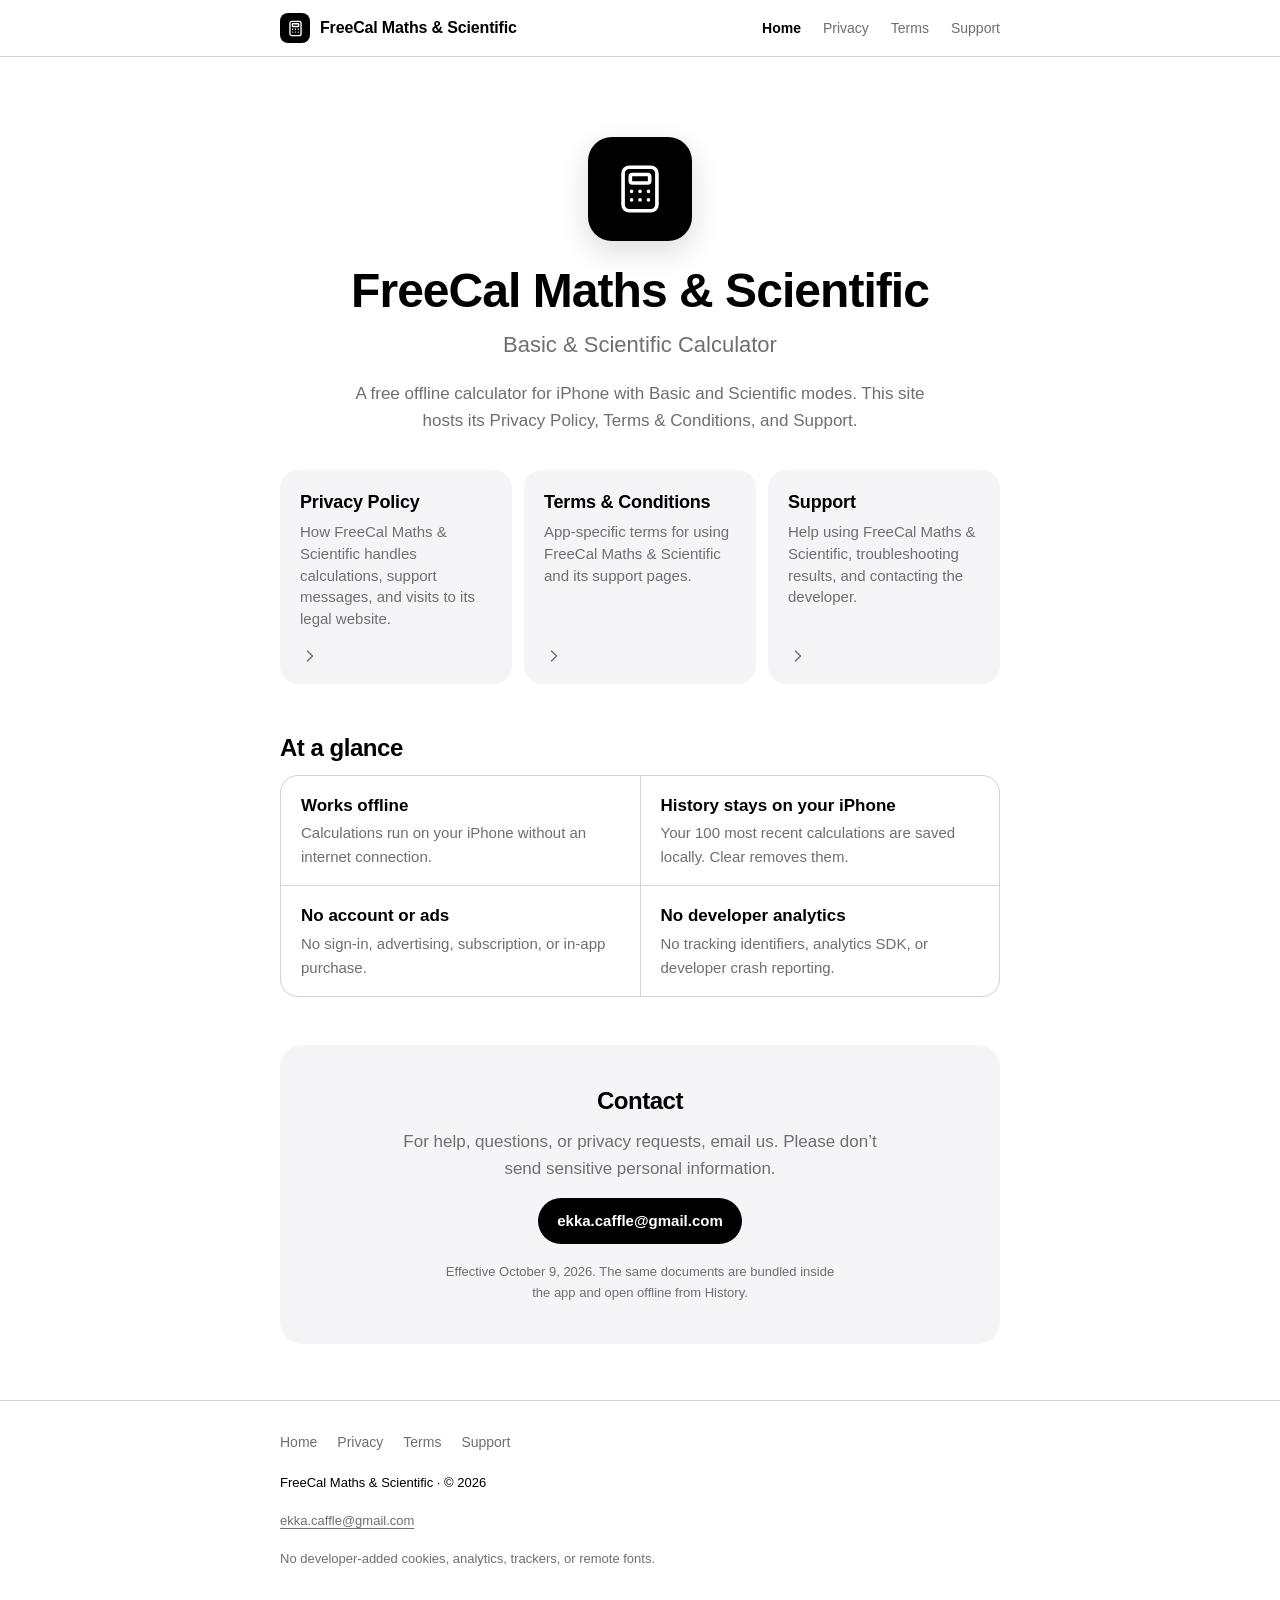
<file: index.html>
<!doctype html>
<html lang="en">
<head>
<meta charset="utf-8">
<meta name="viewport" content="width=device-width, initial-scale=1, viewport-fit=cover">
<meta name="color-scheme" content="light dark">
<meta name="theme-color" content="#ffffff" media="(prefers-color-scheme: light)">
<meta name="theme-color" content="#000000" media="(prefers-color-scheme: dark)">
<meta name="referrer" content="no-referrer">
<meta http-equiv="Content-Security-Policy" content="default-src 'self'; style-src 'self'; script-src 'none'; img-src 'self' data:; object-src 'none'; base-uri 'self'; form-action 'none'">
<meta name="description" content="Privacy Policy, Terms &amp; Conditions, and Support for FreeCal Maths &amp; Scientific, an offline basic and scientific calculator for iPhone.">
<title>Support &amp; Legal · FreeCal Maths &amp; Scientific</title>
<link rel="icon" href="data:image/svg+xml,%3Csvg xmlns='http://www.w3.org/2000/svg' viewBox='0 0 64 64'%3E%3Crect width='64' height='64' rx='14' fill='%23000'/%3E%3Cpath d='M20 22h10M25 17v10M36 22h10M21 39l8 8M29 39l-8 8M36 41h10M36 46h10' stroke='%23fff' stroke-width='3.5' stroke-linecap='round'/%3E%3C/svg%3E">
<link rel="stylesheet" href="styles.css">
</head>
<body>
<a class="skip" href="#main">Skip to content</a>
<header class="site-header"><div class="wrap bar"><a class="brand" href="index.html"><span class="brand-icon"><svg viewBox="0 0 24 24" aria-hidden="true" focusable="false"><rect x="5" y="3" width="14" height="18" rx="2.5"/><rect x="8" y="6" width="8" height="3.5" rx=".8"/><path d="M8.5 13h.01M12 13h.01M15.5 13h.01M8.5 16.5h.01M12 16.5h.01M15.5 16.5h.01"/></svg></span><span>FreeCal Maths &amp; Scientific</span></a><nav class="site-nav" aria-label="Site"><a href="index.html" aria-current="page">Home</a><a href="privacy.html">Privacy</a><a href="terms.html">Terms</a><a href="support.html">Support</a></nav></div></header>
<main id="main" class="wrap home" tabindex="-1"><section class="hero" aria-labelledby="app-title"><div class="app-icon"><svg viewBox="0 0 24 24" aria-hidden="true" focusable="false"><rect x="5" y="3" width="14" height="18" rx="2.5"/><rect x="8" y="6" width="8" height="3.5" rx=".8"/><path d="M8.5 13h.01M12 13h.01M15.5 13h.01M8.5 16.5h.01M12 16.5h.01M15.5 16.5h.01"/></svg></div><h1 id="app-title">FreeCal Maths &amp; Scientific</h1><p class="subtitle">Basic &amp; Scientific Calculator</p><p class="lead">A free offline calculator for iPhone with Basic and Scientific modes. This site hosts its Privacy Policy, Terms &amp; Conditions, and Support.</p></section><nav class="cards" aria-label="Legal and support pages"><a class="card" href="privacy.html"><span><strong>Privacy Policy</strong><span>How FreeCal Maths &amp; Scientific handles calculations, support messages, and visits to its legal website.</span></span><svg class="chevron" viewBox="0 0 24 24" aria-hidden="true" focusable="false"><path d="m9 6 6 6-6 6"/></svg></a><a class="card" href="terms.html"><span><strong>Terms &amp; Conditions</strong><span>App-specific terms for using FreeCal Maths &amp; Scientific and its support pages.</span></span><svg class="chevron" viewBox="0 0 24 24" aria-hidden="true" focusable="false"><path d="m9 6 6 6-6 6"/></svg></a><a class="card" href="support.html"><span><strong>Support</strong><span>Help using FreeCal Maths &amp; Scientific, troubleshooting results, and contacting the developer.</span></span><svg class="chevron" viewBox="0 0 24 24" aria-hidden="true" focusable="false"><path d="m9 6 6 6-6 6"/></svg></a></nav><section aria-labelledby="glance"><h2 id="glance">At a glance</h2><ul class="facts"><li><strong>Works offline</strong><span>Calculations run on your iPhone without an internet connection.</span></li><li><strong>History stays on your iPhone</strong><span>Your 100 most recent calculations are saved locally. Clear removes them.</span></li><li><strong>No account or ads</strong><span>No sign-in, advertising, subscription, or in-app purchase.</span></li><li><strong>No developer analytics</strong><span>No tracking identifiers, analytics SDK, or developer crash reporting.</span></li></ul></section><section class="contact" aria-labelledby="contact"><h2 id="contact">Contact</h2><p>For help, questions, or privacy requests, email us. Please don’t send sensitive personal information.</p><a class="button primary" href="mailto:ekka.caffle@gmail.com?subject=FreeCal%20Maths%20%26%20Scientific%20support">ekka.caffle@gmail.com</a><p class="note">Effective October 9, 2026. The same documents are bundled inside the app and open offline from History.</p></section></main>
<footer class="site-footer"><div class="wrap"><nav class="foot-nav" aria-label="Footer"><a href="index.html" aria-current="page">Home</a><a href="privacy.html">Privacy</a><a href="terms.html">Terms</a><a href="support.html">Support</a></nav><p class="foot-name">FreeCal Maths &amp; Scientific · © 2026</p><p><a href="mailto:ekka.caffle@gmail.com?subject=FreeCal%20Maths%20%26%20Scientific%20support">ekka.caffle@gmail.com</a></p><p>No developer-added cookies, analytics, trackers, or remote fonts.</p></div></footer>
</body>
</html>
</file>
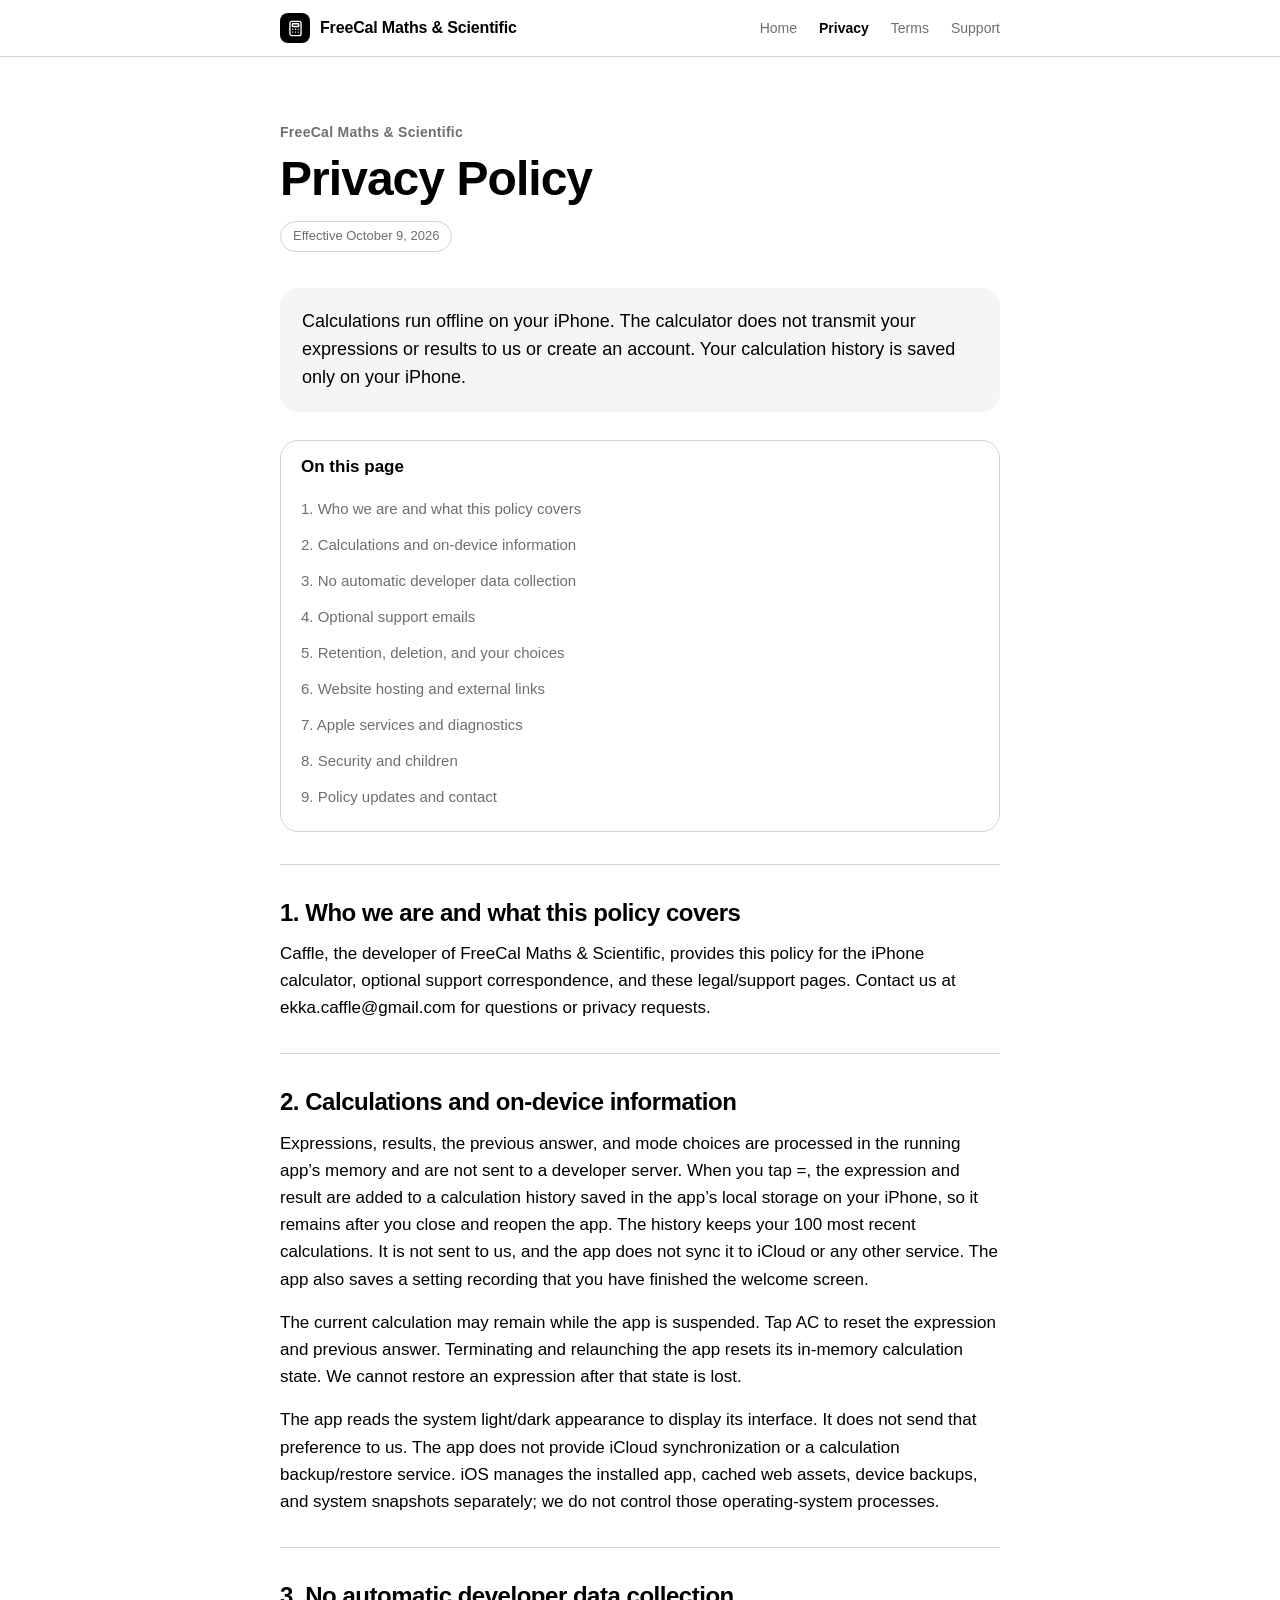
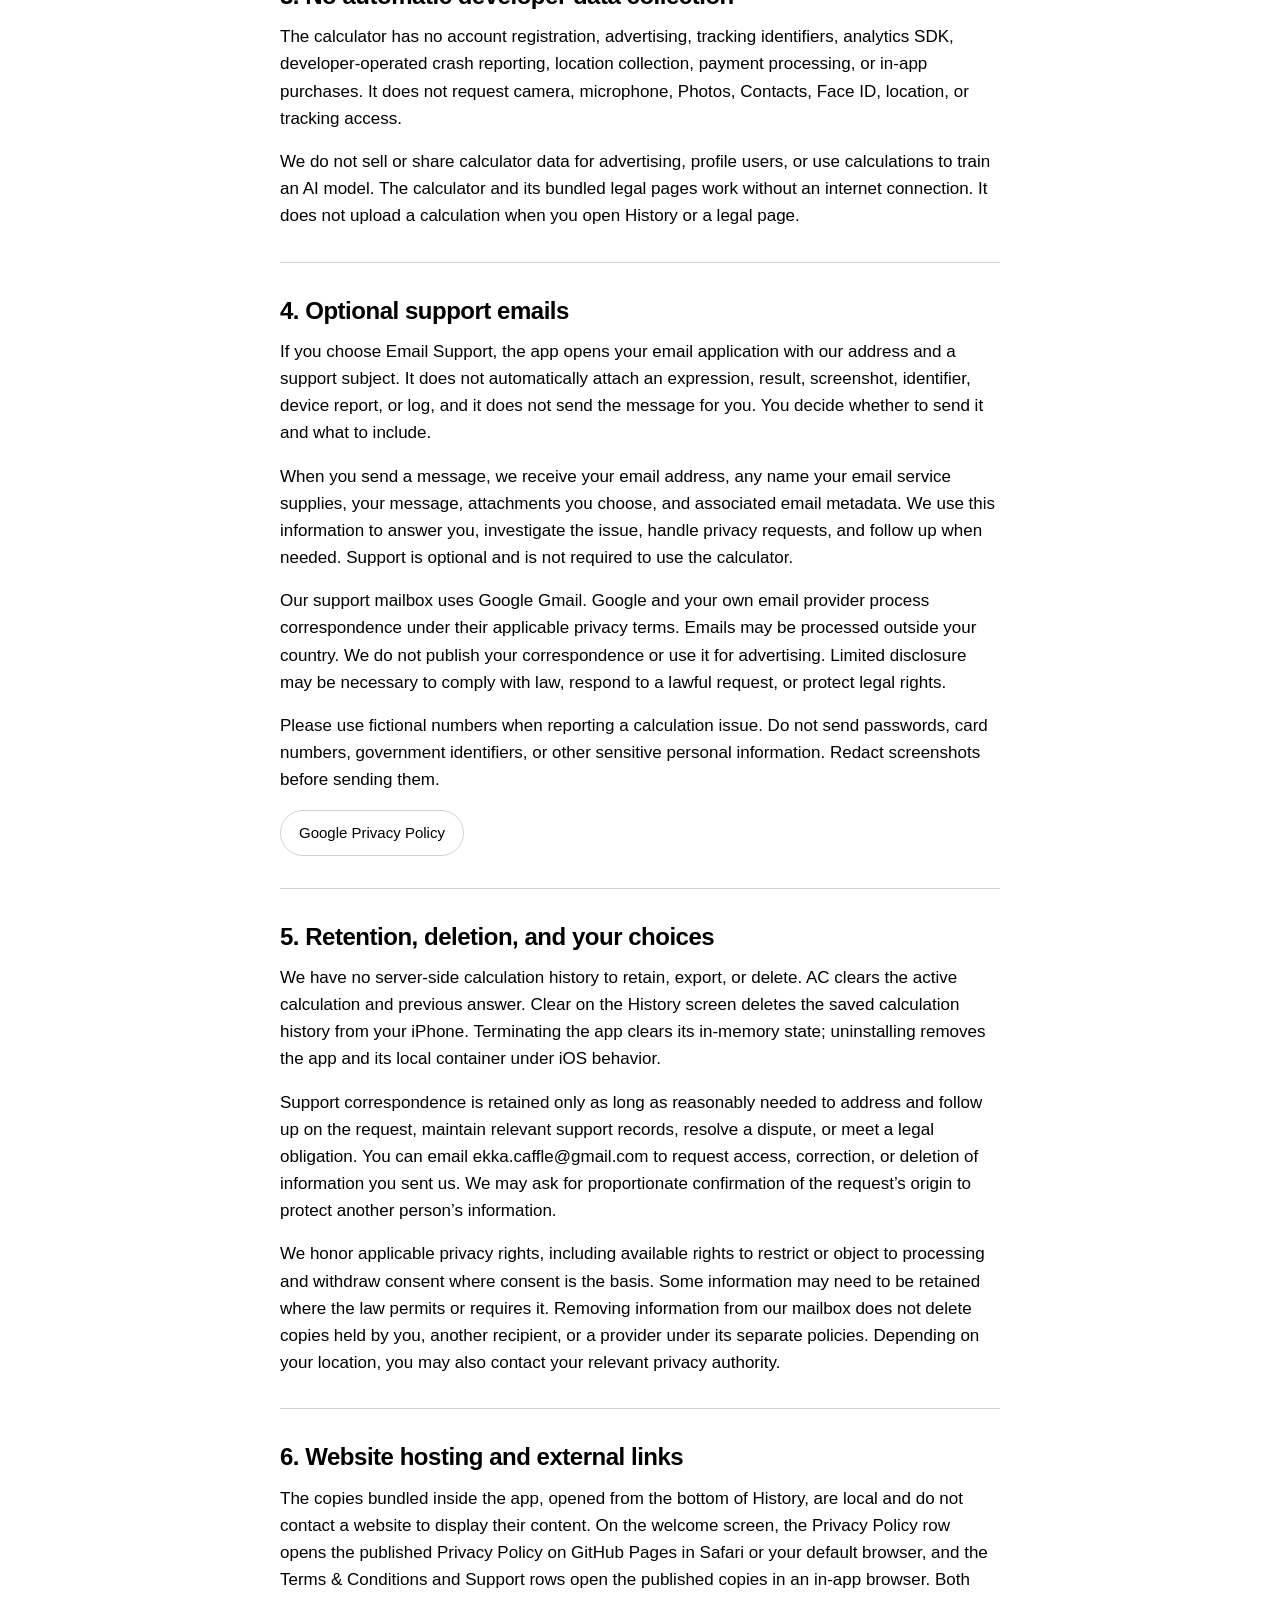
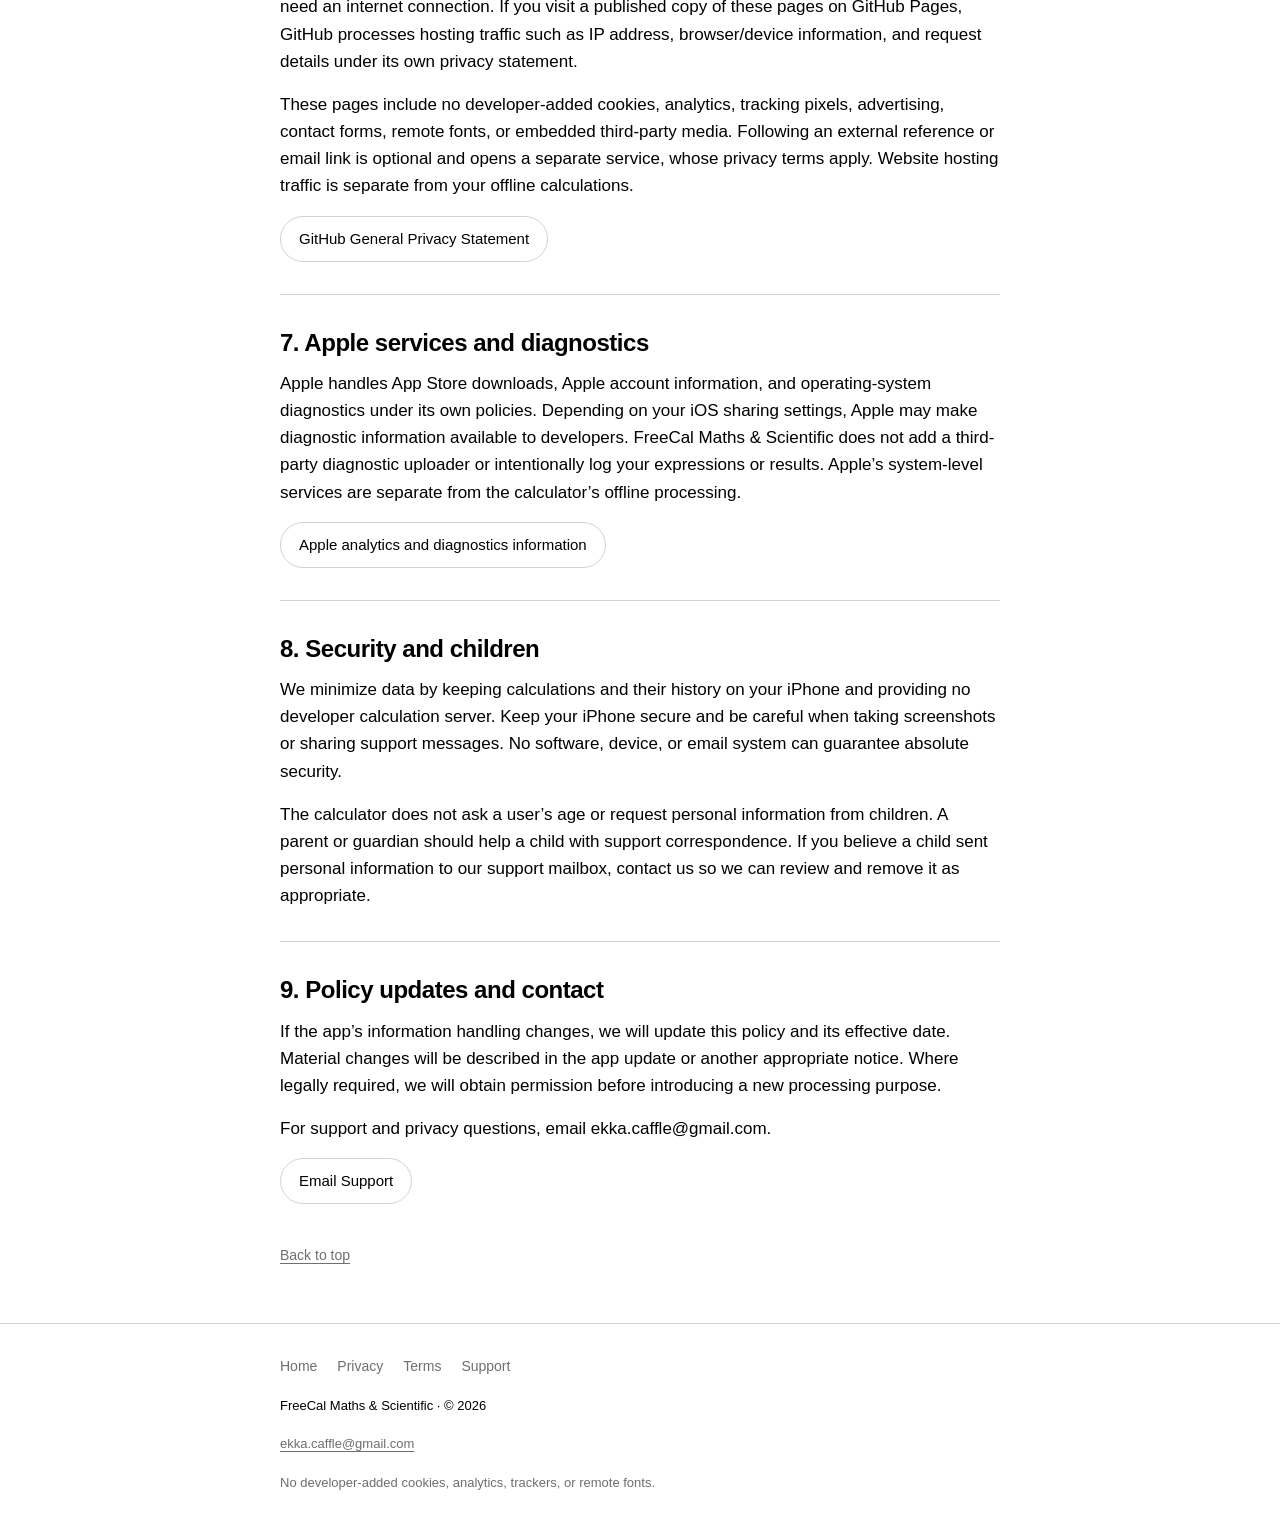
<file: privacy.html>
<!doctype html>
<html lang="en">
<head>
<meta charset="utf-8">
<meta name="viewport" content="width=device-width, initial-scale=1, viewport-fit=cover">
<meta name="color-scheme" content="light dark">
<meta name="theme-color" content="#ffffff" media="(prefers-color-scheme: light)">
<meta name="theme-color" content="#000000" media="(prefers-color-scheme: dark)">
<meta name="referrer" content="no-referrer">
<meta http-equiv="Content-Security-Policy" content="default-src 'self'; style-src 'self'; script-src 'none'; img-src 'self' data:; object-src 'none'; base-uri 'self'; form-action 'none'">
<meta name="description" content="How FreeCal Maths &amp; Scientific handles calculations, support messages, and visits to its legal website.">
<title>Privacy Policy · FreeCal Maths &amp; Scientific</title>
<link rel="icon" href="data:image/svg+xml,%3Csvg xmlns='http://www.w3.org/2000/svg' viewBox='0 0 64 64'%3E%3Crect width='64' height='64' rx='14' fill='%23000'/%3E%3Cpath d='M20 22h10M25 17v10M36 22h10M21 39l8 8M29 39l-8 8M36 41h10M36 46h10' stroke='%23fff' stroke-width='3.5' stroke-linecap='round'/%3E%3C/svg%3E">
<link rel="stylesheet" href="styles.css">
</head>
<body>
<a class="skip" href="#main">Skip to content</a>
<header class="site-header"><div class="wrap bar"><a class="brand" href="index.html"><span class="brand-icon"><svg viewBox="0 0 24 24" aria-hidden="true" focusable="false"><rect x="5" y="3" width="14" height="18" rx="2.5"/><rect x="8" y="6" width="8" height="3.5" rx=".8"/><path d="M8.5 13h.01M12 13h.01M15.5 13h.01M8.5 16.5h.01M12 16.5h.01M15.5 16.5h.01"/></svg></span><span>FreeCal Maths &amp; Scientific</span></a><nav class="site-nav" aria-label="Site"><a href="index.html">Home</a><a href="privacy.html" aria-current="page">Privacy</a><a href="terms.html">Terms</a><a href="support.html">Support</a></nav></div></header>
<main id="main" class="wrap doc" tabindex="-1"><div class="page-head"><p class="eyebrow">FreeCal Maths &amp; Scientific</p><h1>Privacy Policy</h1><p class="meta">Effective October 9, 2026</p></div><p class="summary">Calculations run offline on your iPhone. The calculator does not transmit your expressions or results to us or create an account. Your calculation history is saved only on your iPhone.</p><details class="toc" open><summary>On this page</summary><ul><li><a href="#scope">1. Who we are and what this policy covers</a></li><li><a href="#calculations">2. Calculations and on-device information</a></li><li><a href="#collection">3. No automatic developer data collection</a></li><li><a href="#support-email">4. Optional support emails</a></li><li><a href="#retention">5. Retention, deletion, and your choices</a></li><li><a href="#website">6. Website hosting and external links</a></li><li><a href="#apple">7. Apple services and diagnostics</a></li><li><a href="#security-children">8. Security and children</a></li><li><a href="#changes-contact">9. Policy updates and contact</a></li></ul></details><section aria-labelledby="scope"><h2 id="scope">1. Who we are and what this policy covers</h2><p>Caffle, the developer of FreeCal Maths &amp; Scientific, provides this policy for the iPhone calculator, optional support correspondence, and these legal/support pages. Contact us at ekka.caffle@gmail.com for questions or privacy requests.</p></section><section aria-labelledby="calculations"><h2 id="calculations">2. Calculations and on-device information</h2><p>Expressions, results, the previous answer, and mode choices are processed in the running app’s memory and are not sent to a developer server. When you tap =, the expression and result are added to a calculation history saved in the app’s local storage on your iPhone, so it remains after you close and reopen the app. The history keeps your 100 most recent calculations. It is not sent to us, and the app does not sync it to iCloud or any other service. The app also saves a setting recording that you have finished the welcome screen.</p><p>The current calculation may remain while the app is suspended. Tap AC to reset the expression and previous answer. Terminating and relaunching the app resets its in-memory calculation state. We cannot restore an expression after that state is lost.</p><p>The app reads the system light/dark appearance to display its interface. It does not send that preference to us. The app does not provide iCloud synchronization or a calculation backup/restore service. iOS manages the installed app, cached web assets, device backups, and system snapshots separately; we do not control those operating-system processes.</p></section><section aria-labelledby="collection"><h2 id="collection">3. No automatic developer data collection</h2><p>The calculator has no account registration, advertising, tracking identifiers, analytics SDK, developer-operated crash reporting, location collection, payment processing, or in-app purchases. It does not request camera, microphone, Photos, Contacts, Face ID, location, or tracking access.</p><p>We do not sell or share calculator data for advertising, profile users, or use calculations to train an AI model. The calculator and its bundled legal pages work without an internet connection. It does not upload a calculation when you open History or a legal page.</p></section><section aria-labelledby="support-email"><h2 id="support-email">4. Optional support emails</h2><p>If you choose Email Support, the app opens your email application with our address and a support subject. It does not automatically attach an expression, result, screenshot, identifier, device report, or log, and it does not send the message for you. You decide whether to send it and what to include.</p><p>When you send a message, we receive your email address, any name your email service supplies, your message, attachments you choose, and associated email metadata. We use this information to answer you, investigate the issue, handle privacy requests, and follow up when needed. Support is optional and is not required to use the calculator.</p><p>Our support mailbox uses Google Gmail. Google and your own email provider process correspondence under their applicable privacy terms. Emails may be processed outside your country. We do not publish your correspondence or use it for advertising. Limited disclosure may be necessary to comply with law, respond to a lawful request, or protect legal rights.</p><p>Please use fictional numbers when reporting a calculation issue. Do not send passwords, card numbers, government identifiers, or other sensitive personal information. Redact screenshots before sending them.</p><div class="references"><a class="button" href="https://policies.google.com/privacy" target="_blank" rel="noopener noreferrer">Google Privacy Policy</a></div></section><section aria-labelledby="retention"><h2 id="retention">5. Retention, deletion, and your choices</h2><p>We have no server-side calculation history to retain, export, or delete. AC clears the active calculation and previous answer. Clear on the History screen deletes the saved calculation history from your iPhone. Terminating the app clears its in-memory state; uninstalling removes the app and its local container under iOS behavior.</p><p>Support correspondence is retained only as long as reasonably needed to address and follow up on the request, maintain relevant support records, resolve a dispute, or meet a legal obligation. You can email ekka.caffle@gmail.com to request access, correction, or deletion of information you sent us. We may ask for proportionate confirmation of the request’s origin to protect another person’s information.</p><p>We honor applicable privacy rights, including available rights to restrict or object to processing and withdraw consent where consent is the basis. Some information may need to be retained where the law permits or requires it. Removing information from our mailbox does not delete copies held by you, another recipient, or a provider under its separate policies. Depending on your location, you may also contact your relevant privacy authority.</p></section><section aria-labelledby="website"><h2 id="website">6. Website hosting and external links</h2><p>The copies bundled inside the app, opened from the bottom of History, are local and do not contact a website to display their content. On the welcome screen, the Privacy Policy row opens the published Privacy Policy on GitHub Pages in Safari or your default browser, and the Terms &amp; Conditions and Support rows open the published copies in an in-app browser. Both need an internet connection. If you visit a published copy of these pages on GitHub Pages, GitHub processes hosting traffic such as IP address, browser/device information, and request details under its own privacy statement.</p><p>These pages include no developer-added cookies, analytics, tracking pixels, advertising, contact forms, remote fonts, or embedded third-party media. Following an external reference or email link is optional and opens a separate service, whose privacy terms apply. Website hosting traffic is separate from your offline calculations.</p><div class="references"><a class="button" href="https://docs.github.com/en/site-policy/privacy-policies/github-general-privacy-statement" target="_blank" rel="noopener noreferrer">GitHub General Privacy Statement</a></div></section><section aria-labelledby="apple"><h2 id="apple">7. Apple services and diagnostics</h2><p>Apple handles App Store downloads, Apple account information, and operating-system diagnostics under its own policies. Depending on your iOS sharing settings, Apple may make diagnostic information available to developers. FreeCal Maths &amp; Scientific does not add a third-party diagnostic uploader or intentionally log your expressions or results. Apple’s system-level services are separate from the calculator’s offline processing.</p><div class="references"><a class="button" href="https://support.apple.com/en-us/108971" target="_blank" rel="noopener noreferrer">Apple analytics and diagnostics information</a></div></section><section aria-labelledby="security-children"><h2 id="security-children">8. Security and children</h2><p>We minimize data by keeping calculations and their history on your iPhone and providing no developer calculation server. Keep your iPhone secure and be careful when taking screenshots or sharing support messages. No software, device, or email system can guarantee absolute security.</p><p>The calculator does not ask a user’s age or request personal information from children. A parent or guardian should help a child with support correspondence. If you believe a child sent personal information to our support mailbox, contact us so we can review and remove it as appropriate.</p></section><section aria-labelledby="changes-contact"><h2 id="changes-contact">9. Policy updates and contact</h2><p>If the app’s information handling changes, we will update this policy and its effective date. Material changes will be described in the app update or another appropriate notice. Where legally required, we will obtain permission before introducing a new processing purpose.</p><p>For support and privacy questions, email ekka.caffle@gmail.com.</p><div class="references"><a class="button" href="mailto:ekka.caffle@gmail.com?subject=FreeCal%20Maths%20%26%20Scientific%20privacy%20request">Email Support</a></div></section><p class="top"><a href="#main">Back to top</a></p></main>
<footer class="site-footer"><div class="wrap"><nav class="foot-nav" aria-label="Footer"><a href="index.html">Home</a><a href="privacy.html" aria-current="page">Privacy</a><a href="terms.html">Terms</a><a href="support.html">Support</a></nav><p class="foot-name">FreeCal Maths &amp; Scientific · © 2026</p><p><a href="mailto:ekka.caffle@gmail.com?subject=FreeCal%20Maths%20%26%20Scientific%20support">ekka.caffle@gmail.com</a></p><p>No developer-added cookies, analytics, trackers, or remote fonts.</p></div></footer>
</body>
</html>
</file>
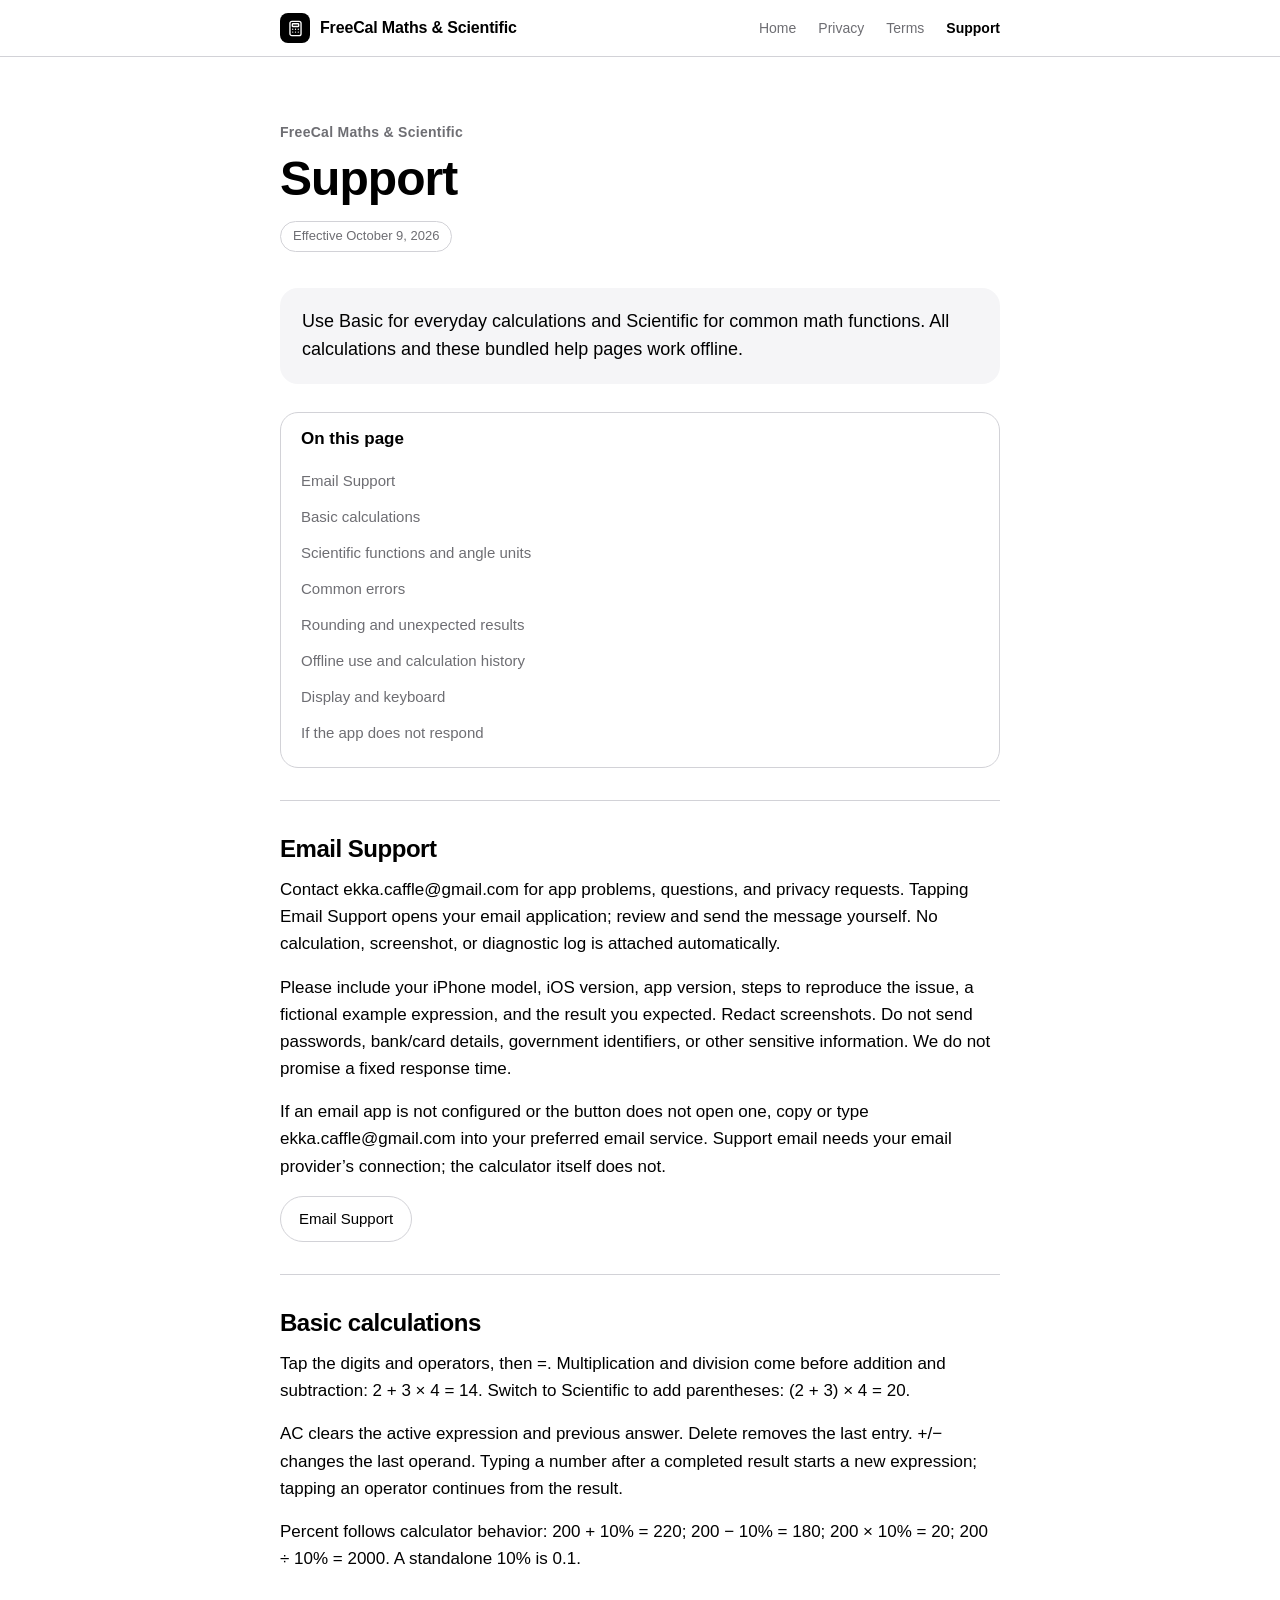
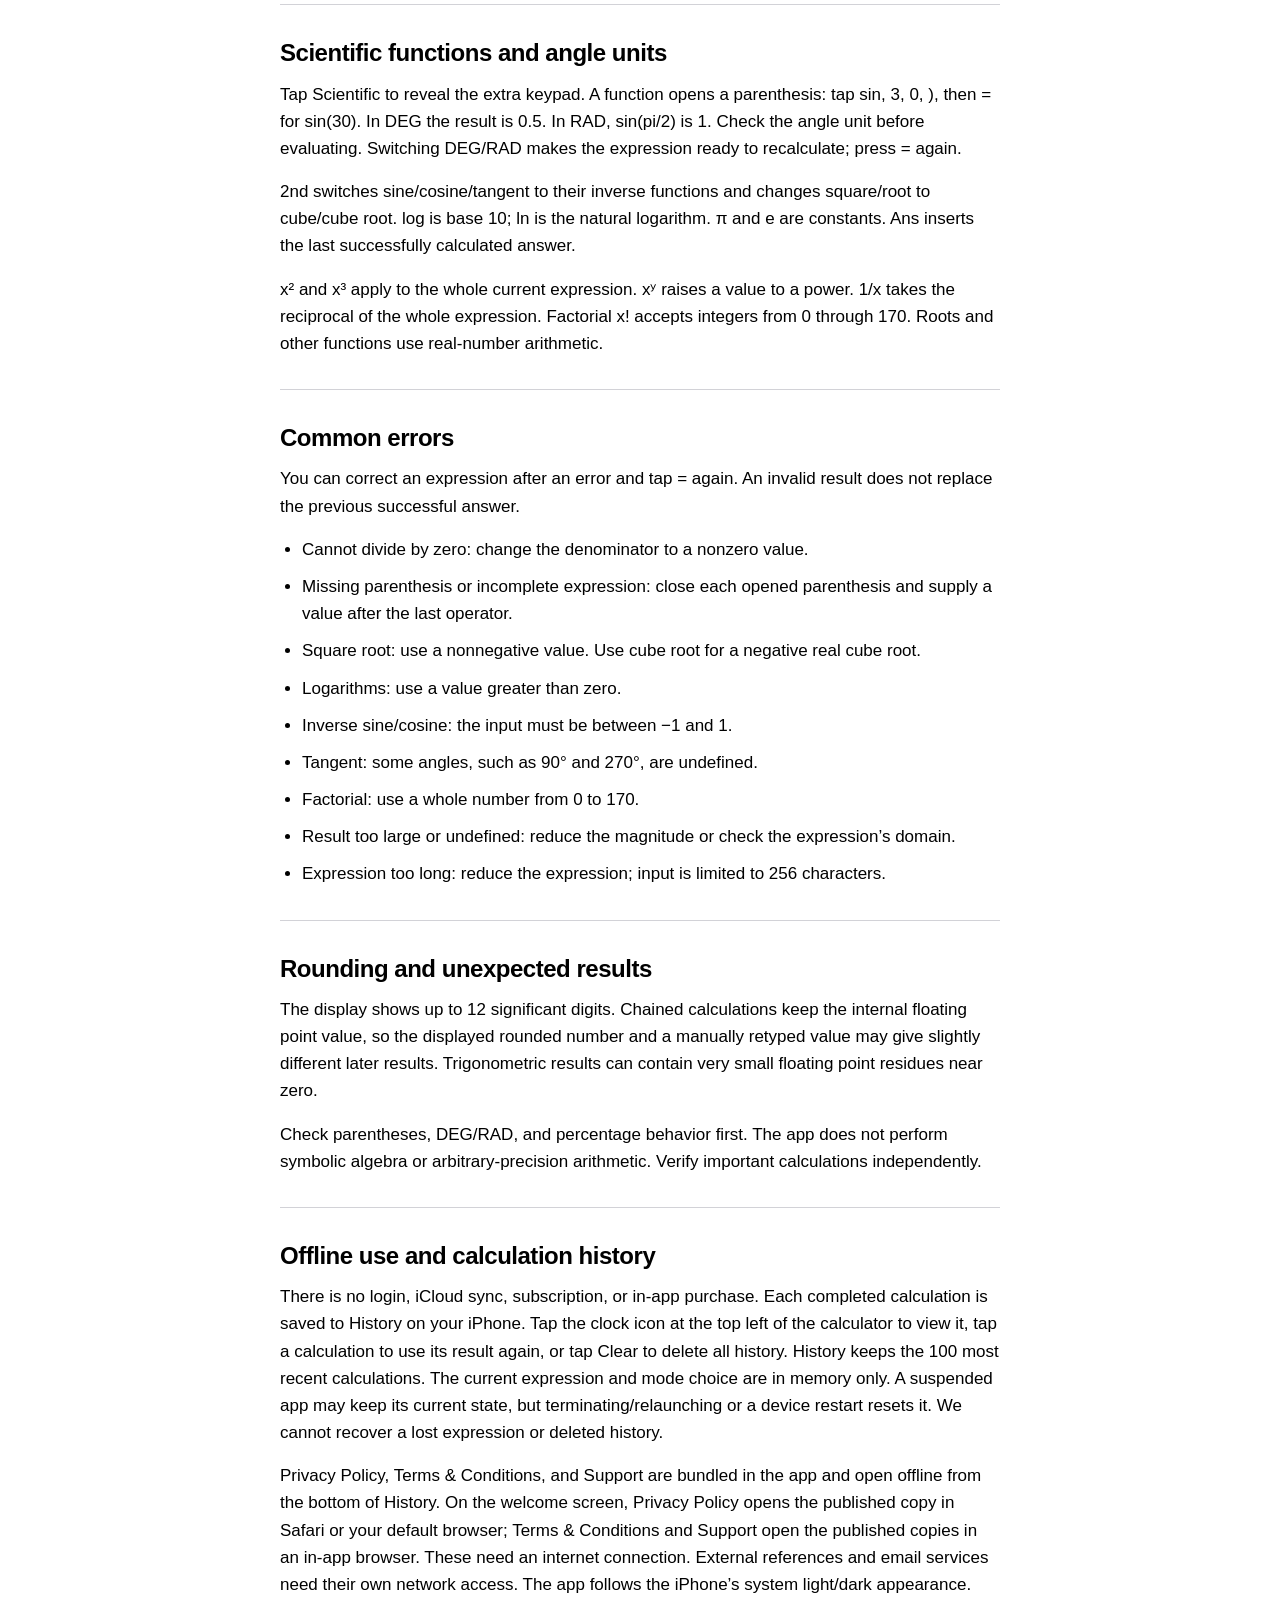
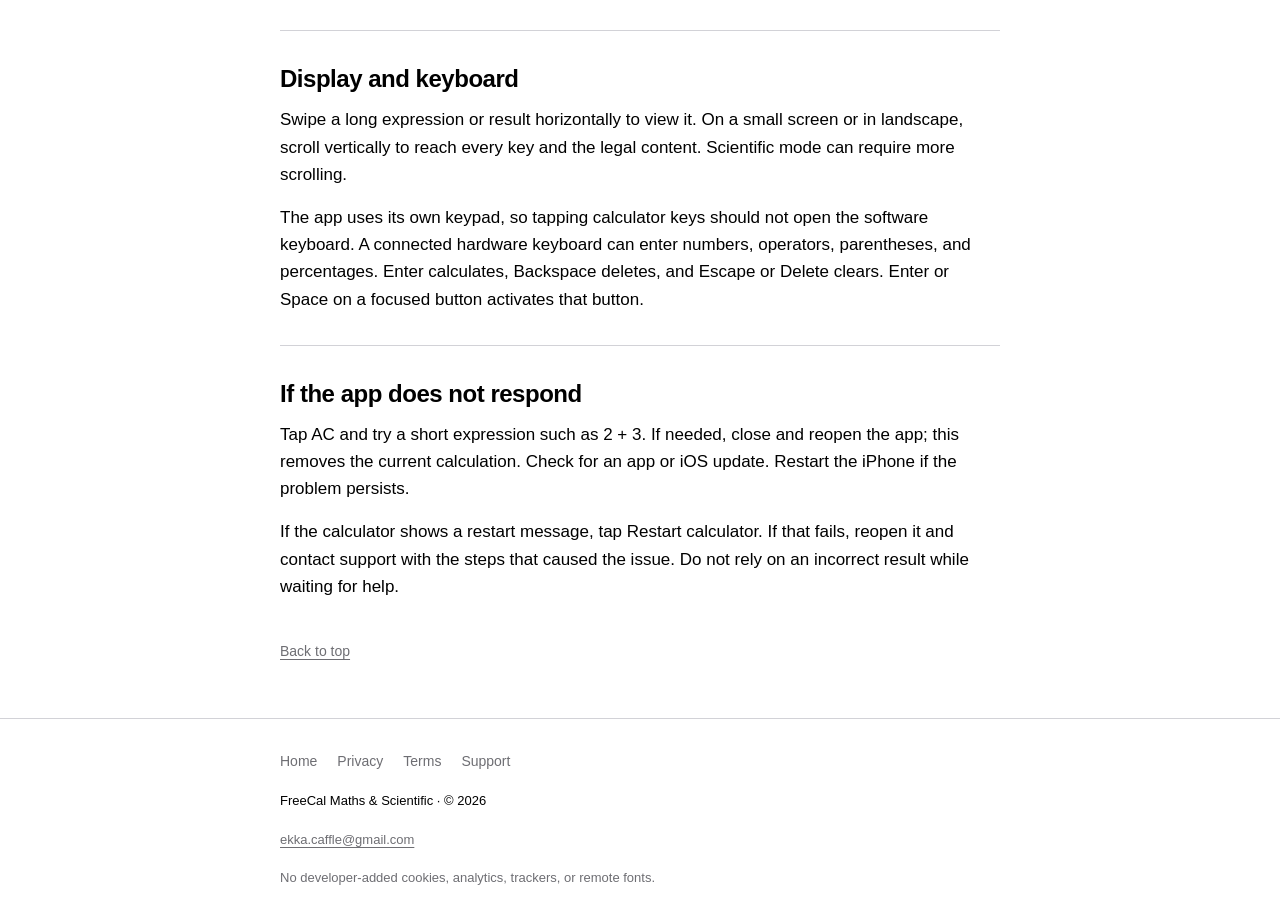
<file: support.html>
<!doctype html>
<html lang="en">
<head>
<meta charset="utf-8">
<meta name="viewport" content="width=device-width, initial-scale=1, viewport-fit=cover">
<meta name="color-scheme" content="light dark">
<meta name="theme-color" content="#ffffff" media="(prefers-color-scheme: light)">
<meta name="theme-color" content="#000000" media="(prefers-color-scheme: dark)">
<meta name="referrer" content="no-referrer">
<meta http-equiv="Content-Security-Policy" content="default-src 'self'; style-src 'self'; script-src 'none'; img-src 'self' data:; object-src 'none'; base-uri 'self'; form-action 'none'">
<meta name="description" content="Help using FreeCal Maths &amp; Scientific, troubleshooting results, and contacting the developer.">
<title>Support · FreeCal Maths &amp; Scientific</title>
<link rel="icon" href="data:image/svg+xml,%3Csvg xmlns='http://www.w3.org/2000/svg' viewBox='0 0 64 64'%3E%3Crect width='64' height='64' rx='14' fill='%23000'/%3E%3Cpath d='M20 22h10M25 17v10M36 22h10M21 39l8 8M29 39l-8 8M36 41h10M36 46h10' stroke='%23fff' stroke-width='3.5' stroke-linecap='round'/%3E%3C/svg%3E">
<link rel="stylesheet" href="styles.css">
</head>
<body>
<a class="skip" href="#main">Skip to content</a>
<header class="site-header"><div class="wrap bar"><a class="brand" href="index.html"><span class="brand-icon"><svg viewBox="0 0 24 24" aria-hidden="true" focusable="false"><rect x="5" y="3" width="14" height="18" rx="2.5"/><rect x="8" y="6" width="8" height="3.5" rx=".8"/><path d="M8.5 13h.01M12 13h.01M15.5 13h.01M8.5 16.5h.01M12 16.5h.01M15.5 16.5h.01"/></svg></span><span>FreeCal Maths &amp; Scientific</span></a><nav class="site-nav" aria-label="Site"><a href="index.html">Home</a><a href="privacy.html">Privacy</a><a href="terms.html">Terms</a><a href="support.html" aria-current="page">Support</a></nav></div></header>
<main id="main" class="wrap doc" tabindex="-1"><div class="page-head"><p class="eyebrow">FreeCal Maths &amp; Scientific</p><h1>Support</h1><p class="meta">Effective October 9, 2026</p></div><p class="summary">Use Basic for everyday calculations and Scientific for common math functions. All calculations and these bundled help pages work offline.</p><details class="toc" open><summary>On this page</summary><ul><li><a href="#contact">Email Support</a></li><li><a href="#basic">Basic calculations</a></li><li><a href="#scientific">Scientific functions and angle units</a></li><li><a href="#errors">Common errors</a></li><li><a href="#precision">Rounding and unexpected results</a></li><li><a href="#offline-history">Offline use and calculation history</a></li><li><a href="#display-keyboard">Display and keyboard</a></li><li><a href="#troubleshoot">If the app does not respond</a></li></ul></details><section aria-labelledby="contact"><h2 id="contact">Email Support</h2><p>Contact ekka.caffle@gmail.com for app problems, questions, and privacy requests. Tapping Email Support opens your email application; review and send the message yourself. No calculation, screenshot, or diagnostic log is attached automatically.</p><p>Please include your iPhone model, iOS version, app version, steps to reproduce the issue, a fictional example expression, and the result you expected. Redact screenshots. Do not send passwords, bank/card details, government identifiers, or other sensitive information. We do not promise a fixed response time.</p><p>If an email app is not configured or the button does not open one, copy or type ekka.caffle@gmail.com into your preferred email service. Support email needs your email provider’s connection; the calculator itself does not.</p><div class="references"><a class="button" href="mailto:ekka.caffle@gmail.com?subject=FreeCal%20Maths%20%26%20Scientific%20support">Email Support</a></div></section><section aria-labelledby="basic"><h2 id="basic">Basic calculations</h2><p>Tap the digits and operators, then =. Multiplication and division come before addition and subtraction: 2 + 3 × 4 = 14. Switch to Scientific to add parentheses: (2 + 3) × 4 = 20.</p><p>AC clears the active expression and previous answer. Delete removes the last entry. +/− changes the last operand. Typing a number after a completed result starts a new expression; tapping an operator continues from the result.</p><p>Percent follows calculator behavior: 200 + 10% = 220; 200 − 10% = 180; 200 × 10% = 20; 200 ÷ 10% = 2000. A standalone 10% is 0.1.</p></section><section aria-labelledby="scientific"><h2 id="scientific">Scientific functions and angle units</h2><p>Tap Scientific to reveal the extra keypad. A function opens a parenthesis: tap sin, 3, 0, ), then = for sin(30). In DEG the result is 0.5. In RAD, sin(pi/2) is 1. Check the angle unit before evaluating. Switching DEG/RAD makes the expression ready to recalculate; press = again.</p><p>2nd switches sine/cosine/tangent to their inverse functions and changes square/root to cube/cube root. log is base 10; ln is the natural logarithm. π and e are constants. Ans inserts the last successfully calculated answer.</p><p>x² and x³ apply to the whole current expression. xʸ raises a value to a power. 1/x takes the reciprocal of the whole expression. Factorial x! accepts integers from 0 through 170. Roots and other functions use real-number arithmetic.</p></section><section aria-labelledby="errors"><h2 id="errors">Common errors</h2><p>You can correct an expression after an error and tap = again. An invalid result does not replace the previous successful answer.</p><ul><li>Cannot divide by zero: change the denominator to a nonzero value.</li><li>Missing parenthesis or incomplete expression: close each opened parenthesis and supply a value after the last operator.</li><li>Square root: use a nonnegative value. Use cube root for a negative real cube root.</li><li>Logarithms: use a value greater than zero.</li><li>Inverse sine/cosine: the input must be between −1 and 1.</li><li>Tangent: some angles, such as 90° and 270°, are undefined.</li><li>Factorial: use a whole number from 0 to 170.</li><li>Result too large or undefined: reduce the magnitude or check the expression’s domain.</li><li>Expression too long: reduce the expression; input is limited to 256 characters.</li></ul></section><section aria-labelledby="precision"><h2 id="precision">Rounding and unexpected results</h2><p>The display shows up to 12 significant digits. Chained calculations keep the internal floating point value, so the displayed rounded number and a manually retyped value may give slightly different later results. Trigonometric results can contain very small floating point residues near zero.</p><p>Check parentheses, DEG/RAD, and percentage behavior first. The app does not perform symbolic algebra or arbitrary-precision arithmetic. Verify important calculations independently.</p></section><section aria-labelledby="offline-history"><h2 id="offline-history">Offline use and calculation history</h2><p>There is no login, iCloud sync, subscription, or in-app purchase. Each completed calculation is saved to History on your iPhone. Tap the clock icon at the top left of the calculator to view it, tap a calculation to use its result again, or tap Clear to delete all history. History keeps the 100 most recent calculations. The current expression and mode choice are in memory only. A suspended app may keep its current state, but terminating/relaunching or a device restart resets it. We cannot recover a lost expression or deleted history.</p><p>Privacy Policy, Terms &amp; Conditions, and Support are bundled in the app and open offline from the bottom of History. On the welcome screen, Privacy Policy opens the published copy in Safari or your default browser; Terms &amp; Conditions and Support open the published copies in an in-app browser. These need an internet connection. External references and email services need their own network access. The app follows the iPhone’s system light/dark appearance.</p></section><section aria-labelledby="display-keyboard"><h2 id="display-keyboard">Display and keyboard</h2><p>Swipe a long expression or result horizontally to view it. On a small screen or in landscape, scroll vertically to reach every key and the legal content. Scientific mode can require more scrolling.</p><p>The app uses its own keypad, so tapping calculator keys should not open the software keyboard. A connected hardware keyboard can enter numbers, operators, parentheses, and percentages. Enter calculates, Backspace deletes, and Escape or Delete clears. Enter or Space on a focused button activates that button.</p></section><section aria-labelledby="troubleshoot"><h2 id="troubleshoot">If the app does not respond</h2><p>Tap AC and try a short expression such as 2 + 3. If needed, close and reopen the app; this removes the current calculation. Check for an app or iOS update. Restart the iPhone if the problem persists.</p><p>If the calculator shows a restart message, tap Restart calculator. If that fails, reopen it and contact support with the steps that caused the issue. Do not rely on an incorrect result while waiting for help.</p></section><p class="top"><a href="#main">Back to top</a></p></main>
<footer class="site-footer"><div class="wrap"><nav class="foot-nav" aria-label="Footer"><a href="index.html">Home</a><a href="privacy.html">Privacy</a><a href="terms.html">Terms</a><a href="support.html" aria-current="page">Support</a></nav><p class="foot-name">FreeCal Maths &amp; Scientific · © 2026</p><p><a href="mailto:ekka.caffle@gmail.com?subject=FreeCal%20Maths%20%26%20Scientific%20support">ekka.caffle@gmail.com</a></p><p>No developer-added cookies, analytics, trackers, or remote fonts.</p></div></footer>
</body>
</html>
</file>
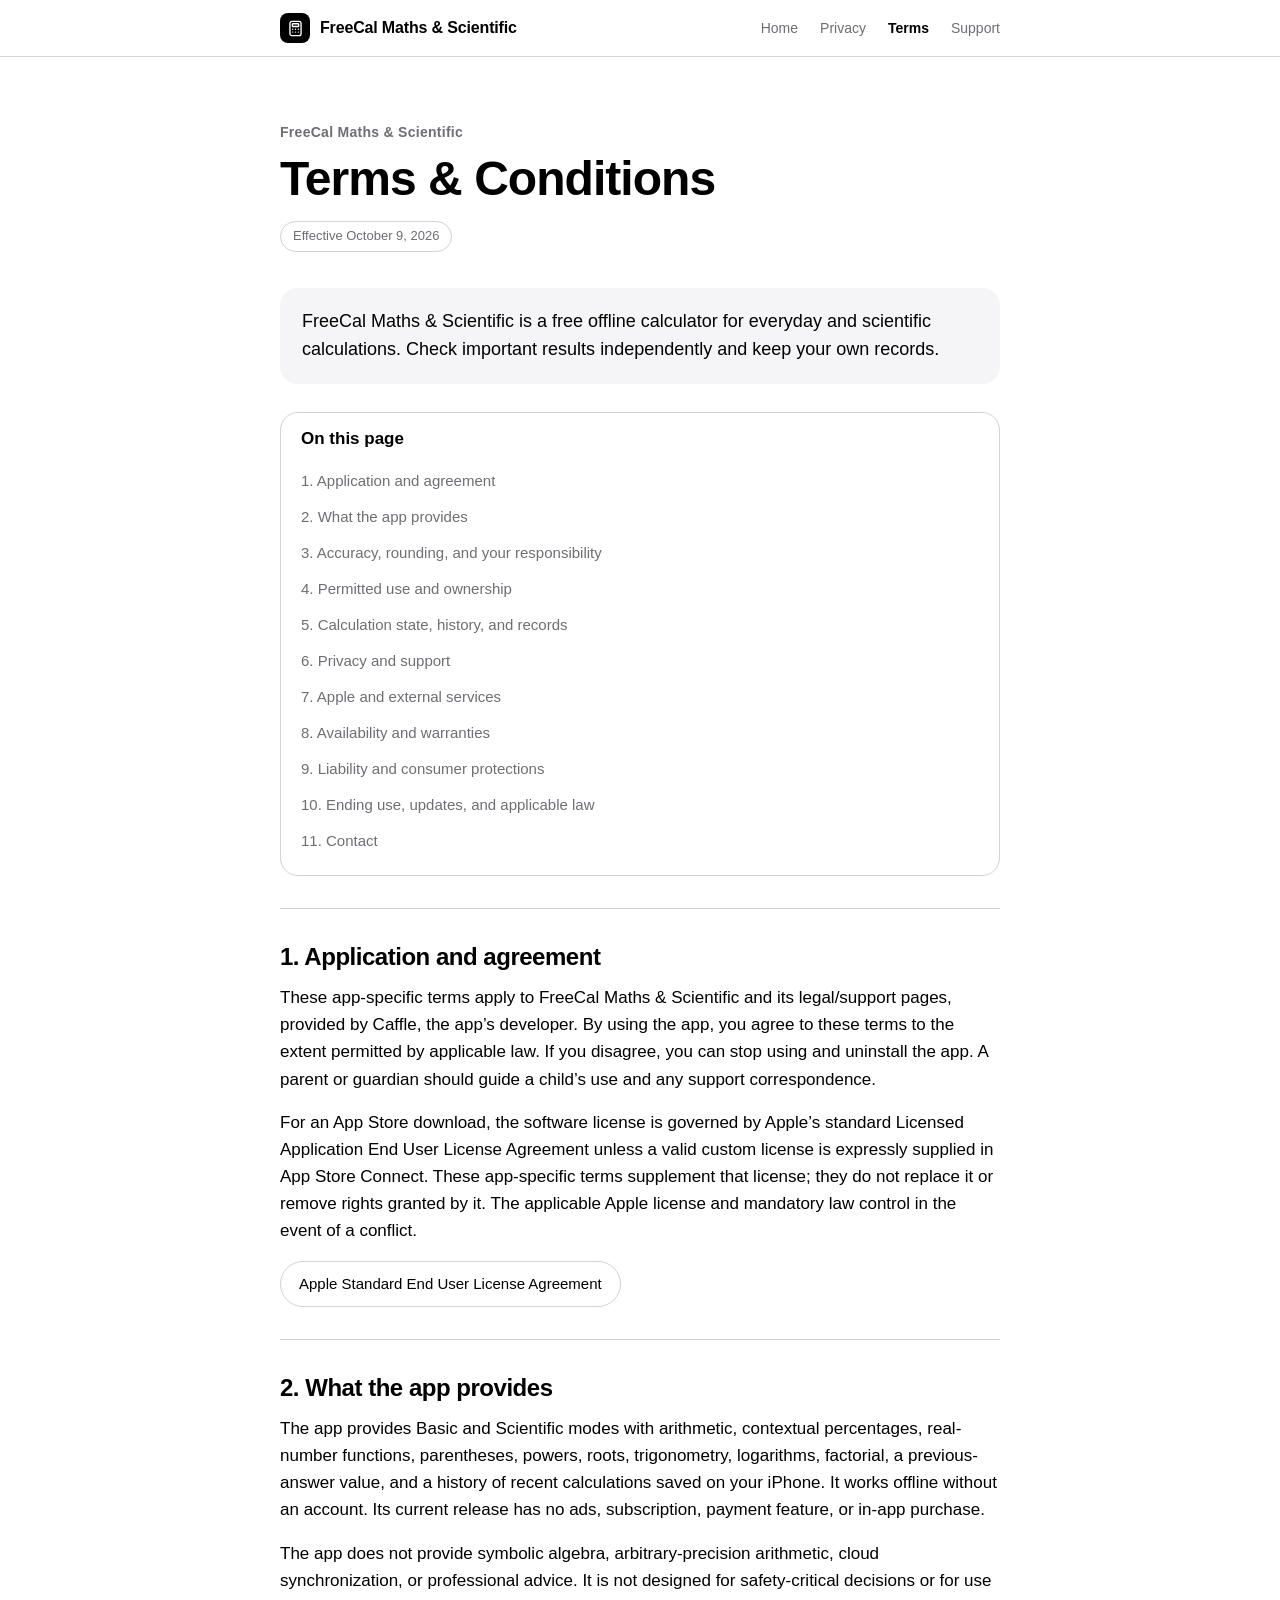
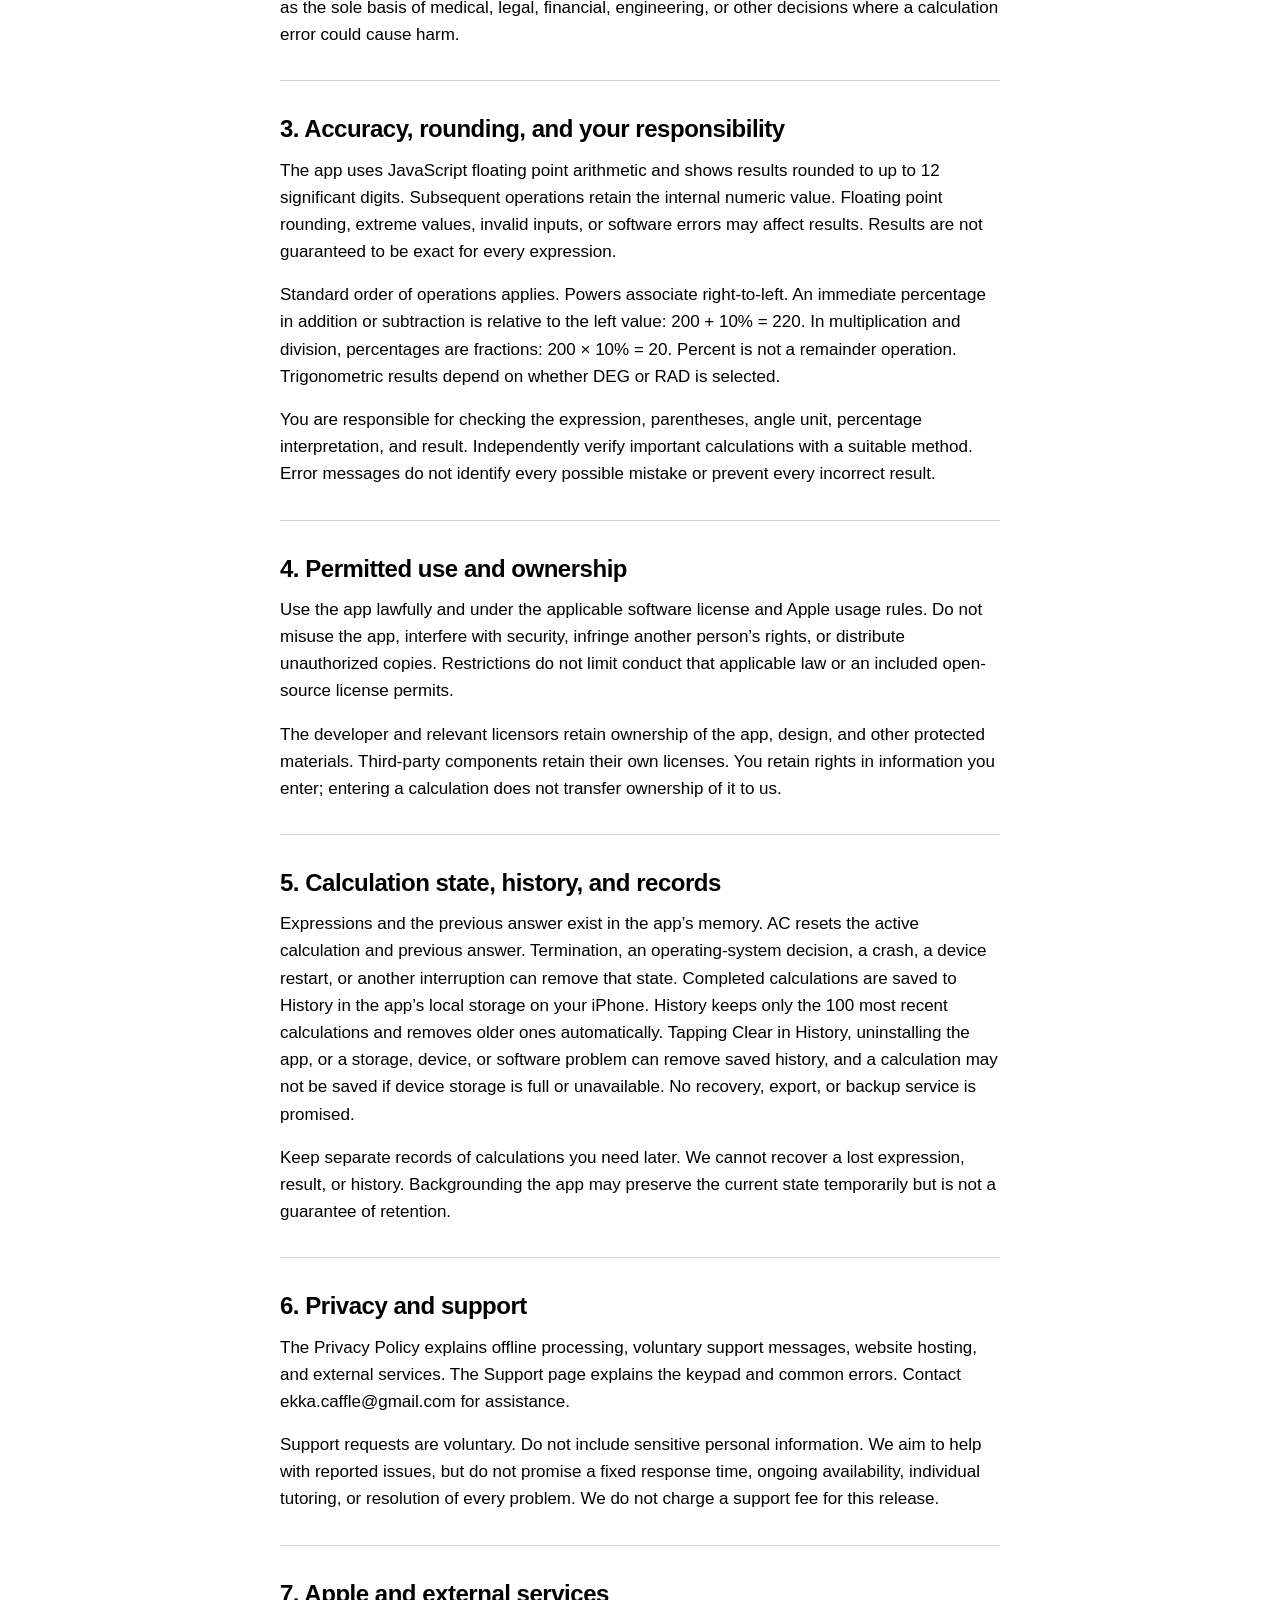
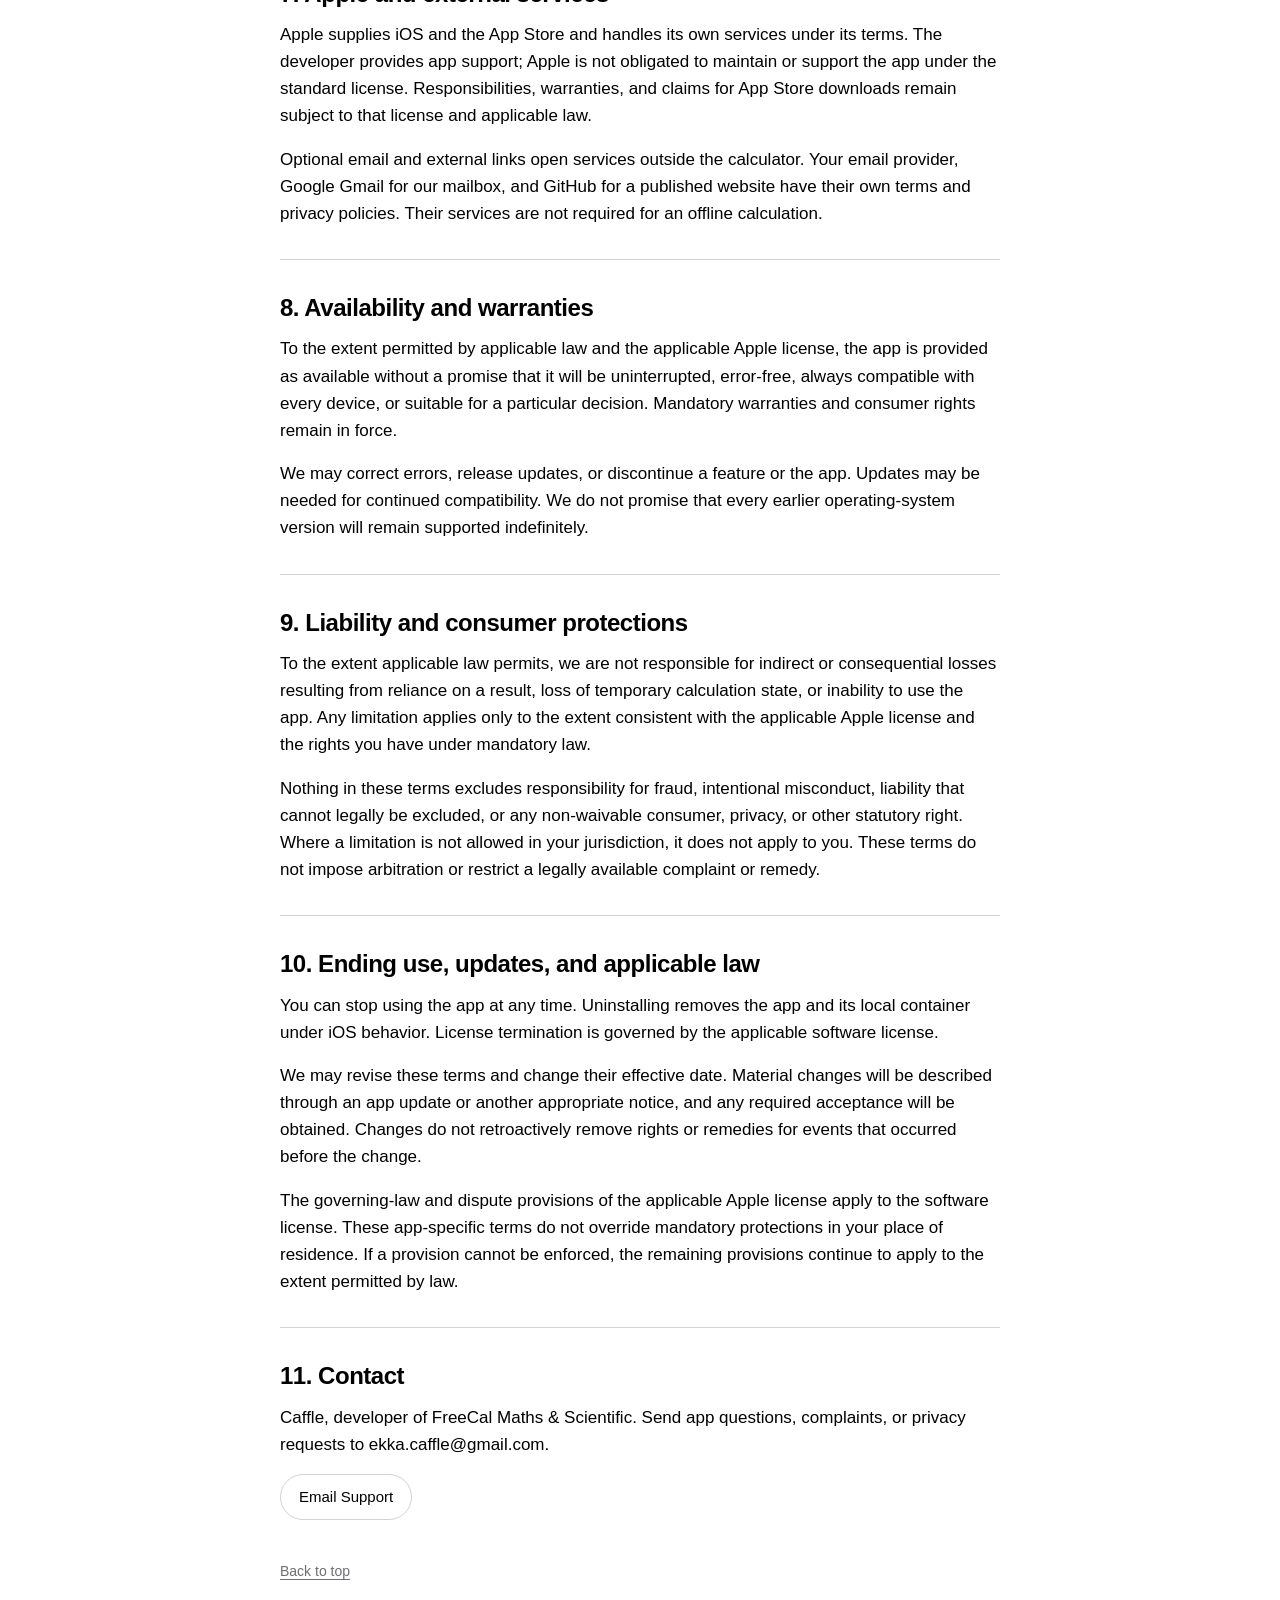
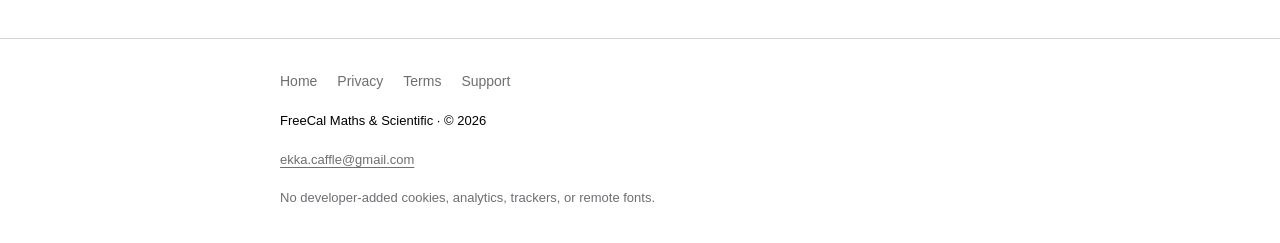
<file: terms.html>
<!doctype html>
<html lang="en">
<head>
<meta charset="utf-8">
<meta name="viewport" content="width=device-width, initial-scale=1, viewport-fit=cover">
<meta name="color-scheme" content="light dark">
<meta name="theme-color" content="#ffffff" media="(prefers-color-scheme: light)">
<meta name="theme-color" content="#000000" media="(prefers-color-scheme: dark)">
<meta name="referrer" content="no-referrer">
<meta http-equiv="Content-Security-Policy" content="default-src 'self'; style-src 'self'; script-src 'none'; img-src 'self' data:; object-src 'none'; base-uri 'self'; form-action 'none'">
<meta name="description" content="App-specific terms for using FreeCal Maths &amp; Scientific and its support pages.">
<title>Terms &amp; Conditions · FreeCal Maths &amp; Scientific</title>
<link rel="icon" href="data:image/svg+xml,%3Csvg xmlns='http://www.w3.org/2000/svg' viewBox='0 0 64 64'%3E%3Crect width='64' height='64' rx='14' fill='%23000'/%3E%3Cpath d='M20 22h10M25 17v10M36 22h10M21 39l8 8M29 39l-8 8M36 41h10M36 46h10' stroke='%23fff' stroke-width='3.5' stroke-linecap='round'/%3E%3C/svg%3E">
<link rel="stylesheet" href="styles.css">
</head>
<body>
<a class="skip" href="#main">Skip to content</a>
<header class="site-header"><div class="wrap bar"><a class="brand" href="index.html"><span class="brand-icon"><svg viewBox="0 0 24 24" aria-hidden="true" focusable="false"><rect x="5" y="3" width="14" height="18" rx="2.5"/><rect x="8" y="6" width="8" height="3.5" rx=".8"/><path d="M8.5 13h.01M12 13h.01M15.5 13h.01M8.5 16.5h.01M12 16.5h.01M15.5 16.5h.01"/></svg></span><span>FreeCal Maths &amp; Scientific</span></a><nav class="site-nav" aria-label="Site"><a href="index.html">Home</a><a href="privacy.html">Privacy</a><a href="terms.html" aria-current="page">Terms</a><a href="support.html">Support</a></nav></div></header>
<main id="main" class="wrap doc" tabindex="-1"><div class="page-head"><p class="eyebrow">FreeCal Maths &amp; Scientific</p><h1>Terms &amp; Conditions</h1><p class="meta">Effective October 9, 2026</p></div><p class="summary">FreeCal Maths &amp; Scientific is a free offline calculator for everyday and scientific calculations. Check important results independently and keep your own records.</p><details class="toc" open><summary>On this page</summary><ul><li><a href="#agreement">1. Application and agreement</a></li><li><a href="#purpose">2. What the app provides</a></li><li><a href="#accuracy">3. Accuracy, rounding, and your responsibility</a></li><li><a href="#permitted-use">4. Permitted use and ownership</a></li><li><a href="#state-records">5. Calculation state, history, and records</a></li><li><a href="#privacy-support">6. Privacy and support</a></li><li><a href="#third-parties">7. Apple and external services</a></li><li><a href="#warranties">8. Availability and warranties</a></li><li><a href="#liability">9. Liability and consumer protections</a></li><li><a href="#ending-changes">10. Ending use, updates, and applicable law</a></li><li><a href="#contact">11. Contact</a></li></ul></details><section aria-labelledby="agreement"><h2 id="agreement">1. Application and agreement</h2><p>These app-specific terms apply to FreeCal Maths &amp; Scientific and its legal/support pages, provided by Caffle, the app’s developer. By using the app, you agree to these terms to the extent permitted by applicable law. If you disagree, you can stop using and uninstall the app. A parent or guardian should guide a child’s use and any support correspondence.</p><p>For an App Store download, the software license is governed by Apple’s standard Licensed Application End User License Agreement unless a valid custom license is expressly supplied in App Store Connect. These app-specific terms supplement that license; they do not replace it or remove rights granted by it. The applicable Apple license and mandatory law control in the event of a conflict.</p><div class="references"><a class="button" href="https://www.apple.com/legal/internet-services/itunes/dev/stdeula/" target="_blank" rel="noopener noreferrer">Apple Standard End User License Agreement</a></div></section><section aria-labelledby="purpose"><h2 id="purpose">2. What the app provides</h2><p>The app provides Basic and Scientific modes with arithmetic, contextual percentages, real-number functions, parentheses, powers, roots, trigonometry, logarithms, factorial, a previous-answer value, and a history of recent calculations saved on your iPhone. It works offline without an account. Its current release has no ads, subscription, payment feature, or in-app purchase.</p><p>The app does not provide symbolic algebra, arbitrary-precision arithmetic, cloud synchronization, or professional advice. It is not designed for safety-critical decisions or for use as the sole basis of medical, legal, financial, engineering, or other decisions where a calculation error could cause harm.</p></section><section aria-labelledby="accuracy"><h2 id="accuracy">3. Accuracy, rounding, and your responsibility</h2><p>The app uses JavaScript floating point arithmetic and shows results rounded to up to 12 significant digits. Subsequent operations retain the internal numeric value. Floating point rounding, extreme values, invalid inputs, or software errors may affect results. Results are not guaranteed to be exact for every expression.</p><p>Standard order of operations applies. Powers associate right-to-left. An immediate percentage in addition or subtraction is relative to the left value: 200 + 10% = 220. In multiplication and division, percentages are fractions: 200 × 10% = 20. Percent is not a remainder operation. Trigonometric results depend on whether DEG or RAD is selected.</p><p>You are responsible for checking the expression, parentheses, angle unit, percentage interpretation, and result. Independently verify important calculations with a suitable method. Error messages do not identify every possible mistake or prevent every incorrect result.</p></section><section aria-labelledby="permitted-use"><h2 id="permitted-use">4. Permitted use and ownership</h2><p>Use the app lawfully and under the applicable software license and Apple usage rules. Do not misuse the app, interfere with security, infringe another person’s rights, or distribute unauthorized copies. Restrictions do not limit conduct that applicable law or an included open-source license permits.</p><p>The developer and relevant licensors retain ownership of the app, design, and other protected materials. Third-party components retain their own licenses. You retain rights in information you enter; entering a calculation does not transfer ownership of it to us.</p></section><section aria-labelledby="state-records"><h2 id="state-records">5. Calculation state, history, and records</h2><p>Expressions and the previous answer exist in the app’s memory. AC resets the active calculation and previous answer. Termination, an operating-system decision, a crash, a device restart, or another interruption can remove that state. Completed calculations are saved to History in the app’s local storage on your iPhone. History keeps only the 100 most recent calculations and removes older ones automatically. Tapping Clear in History, uninstalling the app, or a storage, device, or software problem can remove saved history, and a calculation may not be saved if device storage is full or unavailable. No recovery, export, or backup service is promised.</p><p>Keep separate records of calculations you need later. We cannot recover a lost expression, result, or history. Backgrounding the app may preserve the current state temporarily but is not a guarantee of retention.</p></section><section aria-labelledby="privacy-support"><h2 id="privacy-support">6. Privacy and support</h2><p>The Privacy Policy explains offline processing, voluntary support messages, website hosting, and external services. The Support page explains the keypad and common errors. Contact ekka.caffle@gmail.com for assistance.</p><p>Support requests are voluntary. Do not include sensitive personal information. We aim to help with reported issues, but do not promise a fixed response time, ongoing availability, individual tutoring, or resolution of every problem. We do not charge a support fee for this release.</p></section><section aria-labelledby="third-parties"><h2 id="third-parties">7. Apple and external services</h2><p>Apple supplies iOS and the App Store and handles its own services under its terms. The developer provides app support; Apple is not obligated to maintain or support the app under the standard license. Responsibilities, warranties, and claims for App Store downloads remain subject to that license and applicable law.</p><p>Optional email and external links open services outside the calculator. Your email provider, Google Gmail for our mailbox, and GitHub for a published website have their own terms and privacy policies. Their services are not required for an offline calculation.</p></section><section aria-labelledby="warranties"><h2 id="warranties">8. Availability and warranties</h2><p>To the extent permitted by applicable law and the applicable Apple license, the app is provided as available without a promise that it will be uninterrupted, error-free, always compatible with every device, or suitable for a particular decision. Mandatory warranties and consumer rights remain in force.</p><p>We may correct errors, release updates, or discontinue a feature or the app. Updates may be needed for continued compatibility. We do not promise that every earlier operating-system version will remain supported indefinitely.</p></section><section aria-labelledby="liability"><h2 id="liability">9. Liability and consumer protections</h2><p>To the extent applicable law permits, we are not responsible for indirect or consequential losses resulting from reliance on a result, loss of temporary calculation state, or inability to use the app. Any limitation applies only to the extent consistent with the applicable Apple license and the rights you have under mandatory law.</p><p>Nothing in these terms excludes responsibility for fraud, intentional misconduct, liability that cannot legally be excluded, or any non-waivable consumer, privacy, or other statutory right. Where a limitation is not allowed in your jurisdiction, it does not apply to you. These terms do not impose arbitration or restrict a legally available complaint or remedy.</p></section><section aria-labelledby="ending-changes"><h2 id="ending-changes">10. Ending use, updates, and applicable law</h2><p>You can stop using the app at any time. Uninstalling removes the app and its local container under iOS behavior. License termination is governed by the applicable software license.</p><p>We may revise these terms and change their effective date. Material changes will be described through an app update or another appropriate notice, and any required acceptance will be obtained. Changes do not retroactively remove rights or remedies for events that occurred before the change.</p><p>The governing-law and dispute provisions of the applicable Apple license apply to the software license. These app-specific terms do not override mandatory protections in your place of residence. If a provision cannot be enforced, the remaining provisions continue to apply to the extent permitted by law.</p></section><section aria-labelledby="contact"><h2 id="contact">11. Contact</h2><p>Caffle, developer of FreeCal Maths &amp; Scientific. Send app questions, complaints, or privacy requests to ekka.caffle@gmail.com.</p><div class="references"><a class="button" href="mailto:ekka.caffle@gmail.com?subject=FreeCal%20Maths%20%26%20Scientific%20support">Email Support</a></div></section><p class="top"><a href="#main">Back to top</a></p></main>
<footer class="site-footer"><div class="wrap"><nav class="foot-nav" aria-label="Footer"><a href="index.html">Home</a><a href="privacy.html">Privacy</a><a href="terms.html" aria-current="page">Terms</a><a href="support.html">Support</a></nav><p class="foot-name">FreeCal Maths &amp; Scientific · © 2026</p><p><a href="mailto:ekka.caffle@gmail.com?subject=FreeCal%20Maths%20%26%20Scientific%20support">ekka.caffle@gmail.com</a></p><p>No developer-added cookies, analytics, trackers, or remote fonts.</p></div></footer>
</body>
</html>
</file>
<file: styles.css>
:root {
  color-scheme: light dark;
  --bg: #fff; --fg: #000; --muted: #6e6e73; --soft: #f5f5f7; --line: #d2d2d7; --hover: #ebebef;
  --bar: rgba(255, 255, 255, .82); --invert-bg: #000; --invert-fg: #fff;
  font-family: -apple-system, BlinkMacSystemFont, "SF Pro Text", "Helvetica Neue", "Segoe UI", Roboto, Arial, sans-serif;
  background: var(--bg); color: var(--fg); -webkit-text-size-adjust: 100%; text-rendering: optimizeLegibility;
}
@media (prefers-color-scheme: dark) {
  :root { --bg: #000; --fg: #f5f5f7; --muted: #98989d; --soft: #141414; --line: #2c2c2e; --hover: #1f1f21;
    --bar: rgba(0, 0, 0, .78); --invert-bg: #f5f5f7; --invert-fg: #000; }
}
*, *::before, *::after { box-sizing: border-box; }
html { scroll-behavior: smooth; scroll-padding-top: 88px; }
body { margin: 0; background: var(--bg); font-size: 17px; line-height: 1.6; overflow-wrap: anywhere; -webkit-font-smoothing: antialiased; }
a { color: inherit; text-underline-offset: 3px; text-decoration-thickness: 1px; }
a:focus-visible, summary:focus-visible { outline: 2px solid var(--fg); outline-offset: 3px; border-radius: 6px; }
svg { fill: none; stroke: currentColor; stroke-width: 1.7; stroke-linecap: round; stroke-linejoin: round; }
.wrap { width: 100%; max-width: 760px; margin: 0 auto;
  padding-left: max(20px, env(safe-area-inset-left, 0px)); padding-right: max(20px, env(safe-area-inset-right, 0px)); }
.skip { position: absolute; left: 16px; top: -100px; z-index: 10; padding: 10px 14px; border-radius: 10px; background: var(--invert-bg); color: var(--invert-fg); }
.skip:focus { top: 12px; }

/* Header */
.site-header { position: sticky; top: 0; z-index: 5; padding-top: env(safe-area-inset-top, 0px);
  background: var(--bar); border-bottom: 1px solid var(--line); -webkit-backdrop-filter: saturate(180%) blur(20px); backdrop-filter: saturate(180%) blur(20px); }
.bar { display: flex; flex-wrap: wrap; align-items: center; justify-content: space-between; gap: 0 16px; min-height: 56px; }
.brand { display: inline-flex; align-items: center; gap: 10px; min-height: 44px; font-weight: 600; font-size: 16px; letter-spacing: -.01em; text-decoration: none; }
.brand-icon { display: grid; place-items: center; width: 30px; height: 30px; border-radius: 8px; background: var(--invert-bg); color: var(--invert-fg); flex: none; }
.brand-icon svg { width: 19px; height: 19px; }
.site-nav { display: flex; gap: 2px; margin: 0 -10px; }
.site-nav a, .foot-nav a { display: inline-flex; align-items: center; min-height: 44px; padding: 0 10px; border-radius: 999px; color: var(--muted); font-size: 14px; text-decoration: none; }
.site-nav a:hover, .foot-nav a:hover { color: var(--fg); }
.site-nav a[aria-current=page] { color: var(--fg); font-weight: 600; }

main { padding-top: 40px; padding-bottom: 56px; }
main:focus { outline: none; }
h1, h2 { letter-spacing: -.02em; }
h1 { font-size: clamp(32px, 7vw, 48px); line-height: 1.08; font-weight: 700; margin: 0; }
h2 { font-size: clamp(21px, 4vw, 24px); line-height: 1.3; font-weight: 650; margin: 0 0 12px; }
p { margin: 0 0 16px; }
ul { margin: 0 0 16px; padding-left: 22px; }
li { margin-bottom: 10px; }

/* Home */
.hero { text-align: center; padding: 16px 0 36px; }
.app-icon { display: grid; place-items: center; width: 104px; height: 104px; margin: 0 auto 24px; border-radius: 24px;
  background: var(--invert-bg); color: var(--invert-fg); box-shadow: 0 10px 30px rgba(0, 0, 0, .14); }
.app-icon svg { width: 58px; height: 58px; stroke-width: 1.5; }
.subtitle { margin: 10px 0 0; font-size: clamp(19px, 3.6vw, 22px); color: var(--muted); font-weight: 500; }
.lead { max-width: 34em; margin: 18px auto 0; color: var(--muted); }
.cards { display: grid; gap: 12px; margin: 0 0 48px; }
.card { display: flex; align-items: center; justify-content: space-between; gap: 16px; min-height: 76px; padding: 18px 20px;
  border-radius: 18px; background: var(--soft); text-decoration: none; transition: background-color .15s; }
.card:hover { background: var(--hover); }
.card > span { display: grid; gap: 4px; }
.card strong { font-size: 18px; font-weight: 600; letter-spacing: -.01em; }
.card span span { color: var(--muted); font-size: 15px; line-height: 1.45; }
.chevron { width: 20px; height: 20px; flex: none; color: var(--muted); }
.facts { list-style: none; padding: 0; margin: 0 0 48px; display: grid; gap: 1px; border-radius: 18px; overflow: hidden; background: var(--line); border: 1px solid var(--line); }
.facts li { display: grid; gap: 2px; margin: 0; padding: 16px 20px; background: var(--bg); }
.facts strong { font-weight: 600; }
.facts span { color: var(--muted); font-size: 15px; }
.contact { padding: 28px 24px; border-radius: 22px; background: var(--soft); text-align: center; }
.contact p { color: var(--muted); max-width: 30em; margin-left: auto; margin-right: auto; }
.contact .note { margin: 18px auto 0; font-size: 13px; }

/* Buttons */
.button { display: inline-flex; align-items: center; justify-content: center; min-height: 44px; padding: 10px 18px; border-radius: 999px;
  border: 1px solid var(--line); font-size: 15px; font-weight: 500; text-decoration: none; }
.button:hover { background: var(--hover); }
.button.primary { background: var(--invert-bg); color: var(--invert-fg); border-color: transparent; font-weight: 600; }
.button.primary:hover { opacity: .85; background: var(--invert-bg); }
.references { display: flex; flex-wrap: wrap; gap: 10px; margin: 6px 0 4px; }

/* Documents */
.page-head { padding-bottom: 8px; }
.eyebrow { margin: 0 0 10px; color: var(--muted); font-size: 14px; font-weight: 600; letter-spacing: .02em; }
.meta { display: inline-block; margin: 16px 0 0; padding: 4px 12px; border-radius: 999px; border: 1px solid var(--line); color: var(--muted); font-size: 13px; }
.summary { margin: 28px 0; padding: 20px 22px; border-radius: 18px; background: var(--soft); font-size: 18px; line-height: 1.55; }
.toc { margin: 0 0 12px; border: 1px solid var(--line); border-radius: 18px; }
.toc summary { display: flex; align-items: center; min-height: 52px; padding: 0 20px; font-weight: 600; cursor: pointer; }
.toc ul { list-style: none; margin: 0; padding: 0 20px 14px; color: var(--muted); font-size: 15px; }
.toc li { margin-bottom: 4px; }
.toc a { display: inline-block; padding: 4px 0; text-decoration: none; }
.toc a:hover { color: var(--fg); text-decoration: underline; }
.doc section { padding-top: 32px; margin-top: 32px; border-top: 1px solid var(--line); }
.doc section p, .doc section li { color: var(--fg); }
.top { margin: 40px 0 0; font-size: 14px; }
.top a { color: var(--muted); }

/* Footer */
.site-footer { border-top: 1px solid var(--line); padding-top: 20px; padding-bottom: calc(env(safe-area-inset-bottom, 0px) + 28px); color: var(--muted); font-size: 13px; }
.foot-nav { display: flex; flex-wrap: wrap; margin: 0 -10px 8px; }
.site-footer p { margin: 0 0 6px; }
.site-footer p a { display: inline-flex; align-items: center; min-height: 44px; }
.foot-name { color: var(--fg); font-weight: 500; }

@media (min-width: 720px) {
  main { padding-top: 64px; }
  .cards { grid-template-columns: repeat(3, minmax(0, 1fr)); }
  .card { flex-direction: column; align-items: flex-start; justify-content: space-between; min-height: 168px; }
  .facts { grid-template-columns: repeat(2, minmax(0, 1fr)); }
  .contact { padding: 40px; }
}
@media (max-width: 420px) {
  .bar { padding-top: 4px; padding-bottom: 2px; }
  .site-nav { width: 100%; justify-content: space-between; margin: 0 -10px; }
}
@media (prefers-reduced-motion: reduce) { html { scroll-behavior: auto; } .card { transition: none; } }
@media print {
  .site-header, .skip, .toc, .top, .foot-nav { display: none; }
  :root { --bg: #fff; --fg: #000; --soft: #fff; }
  a { text-decoration: none; }
}
</file>
